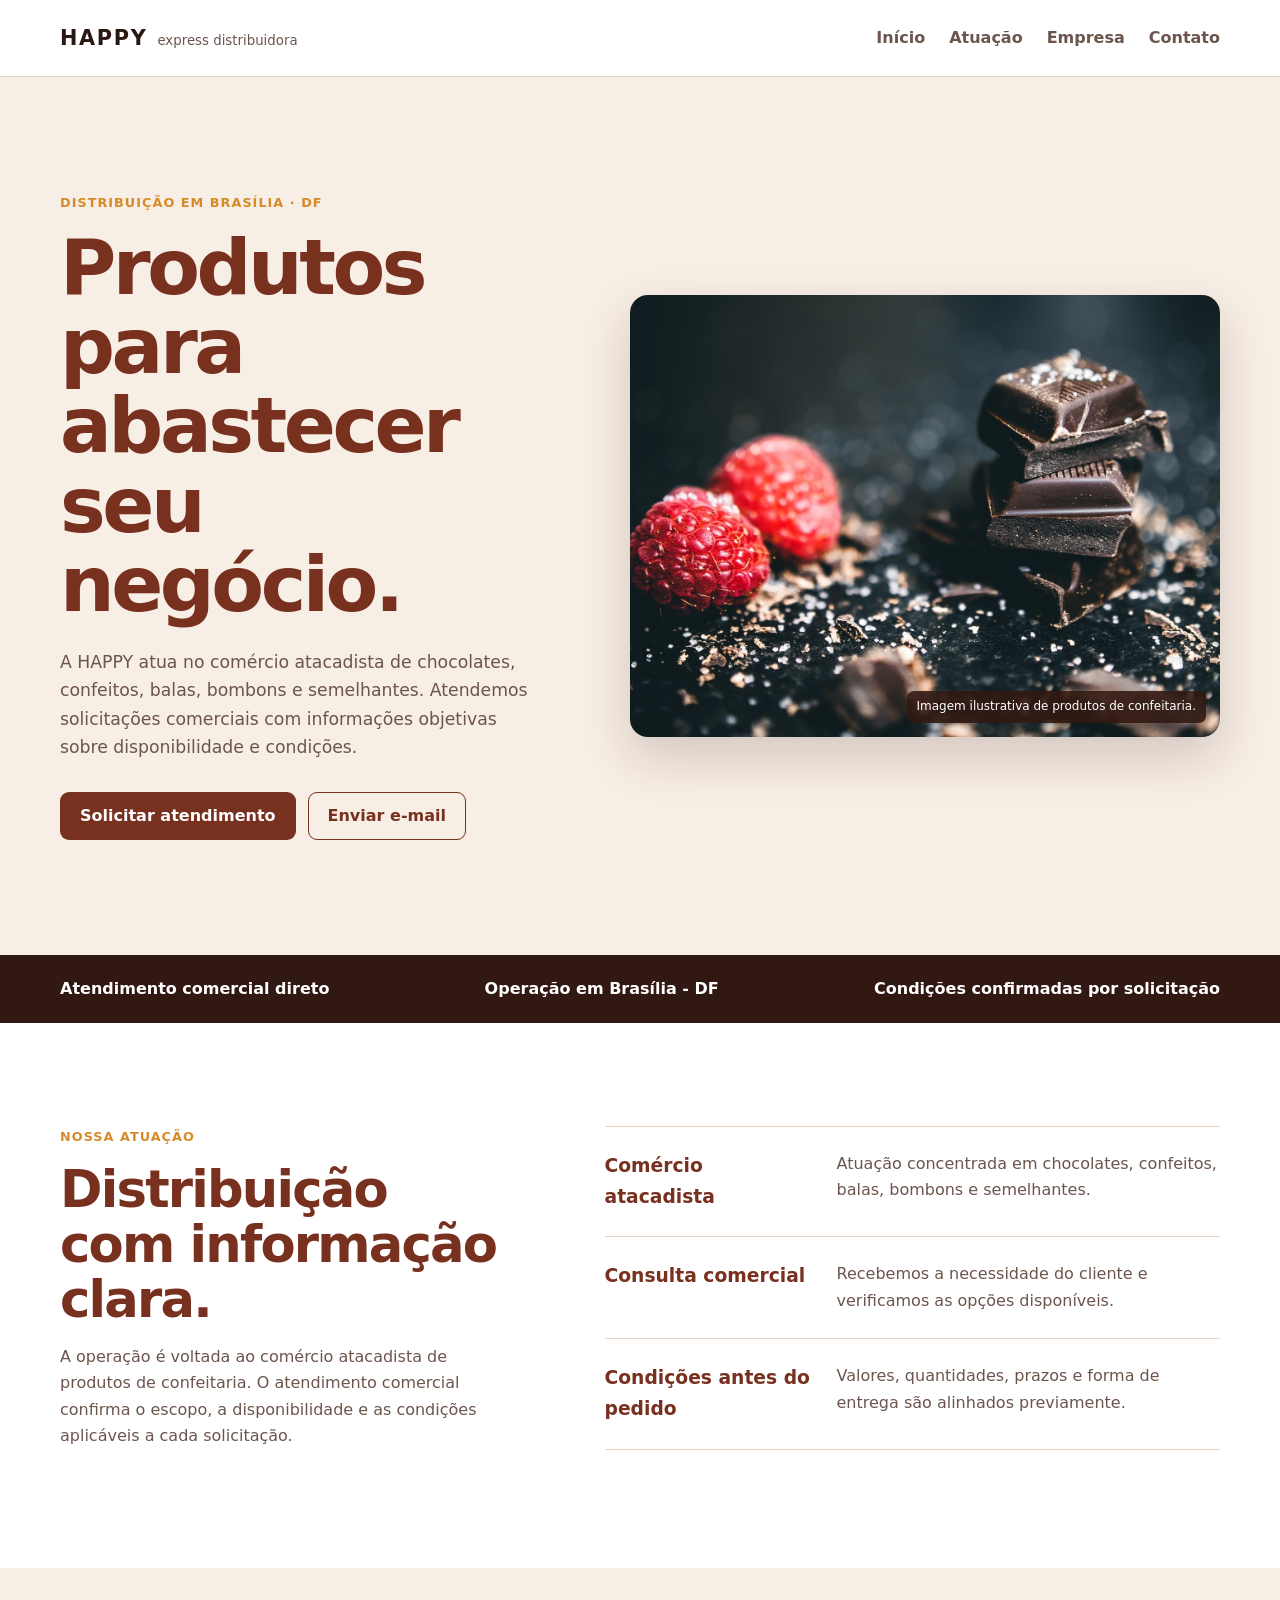
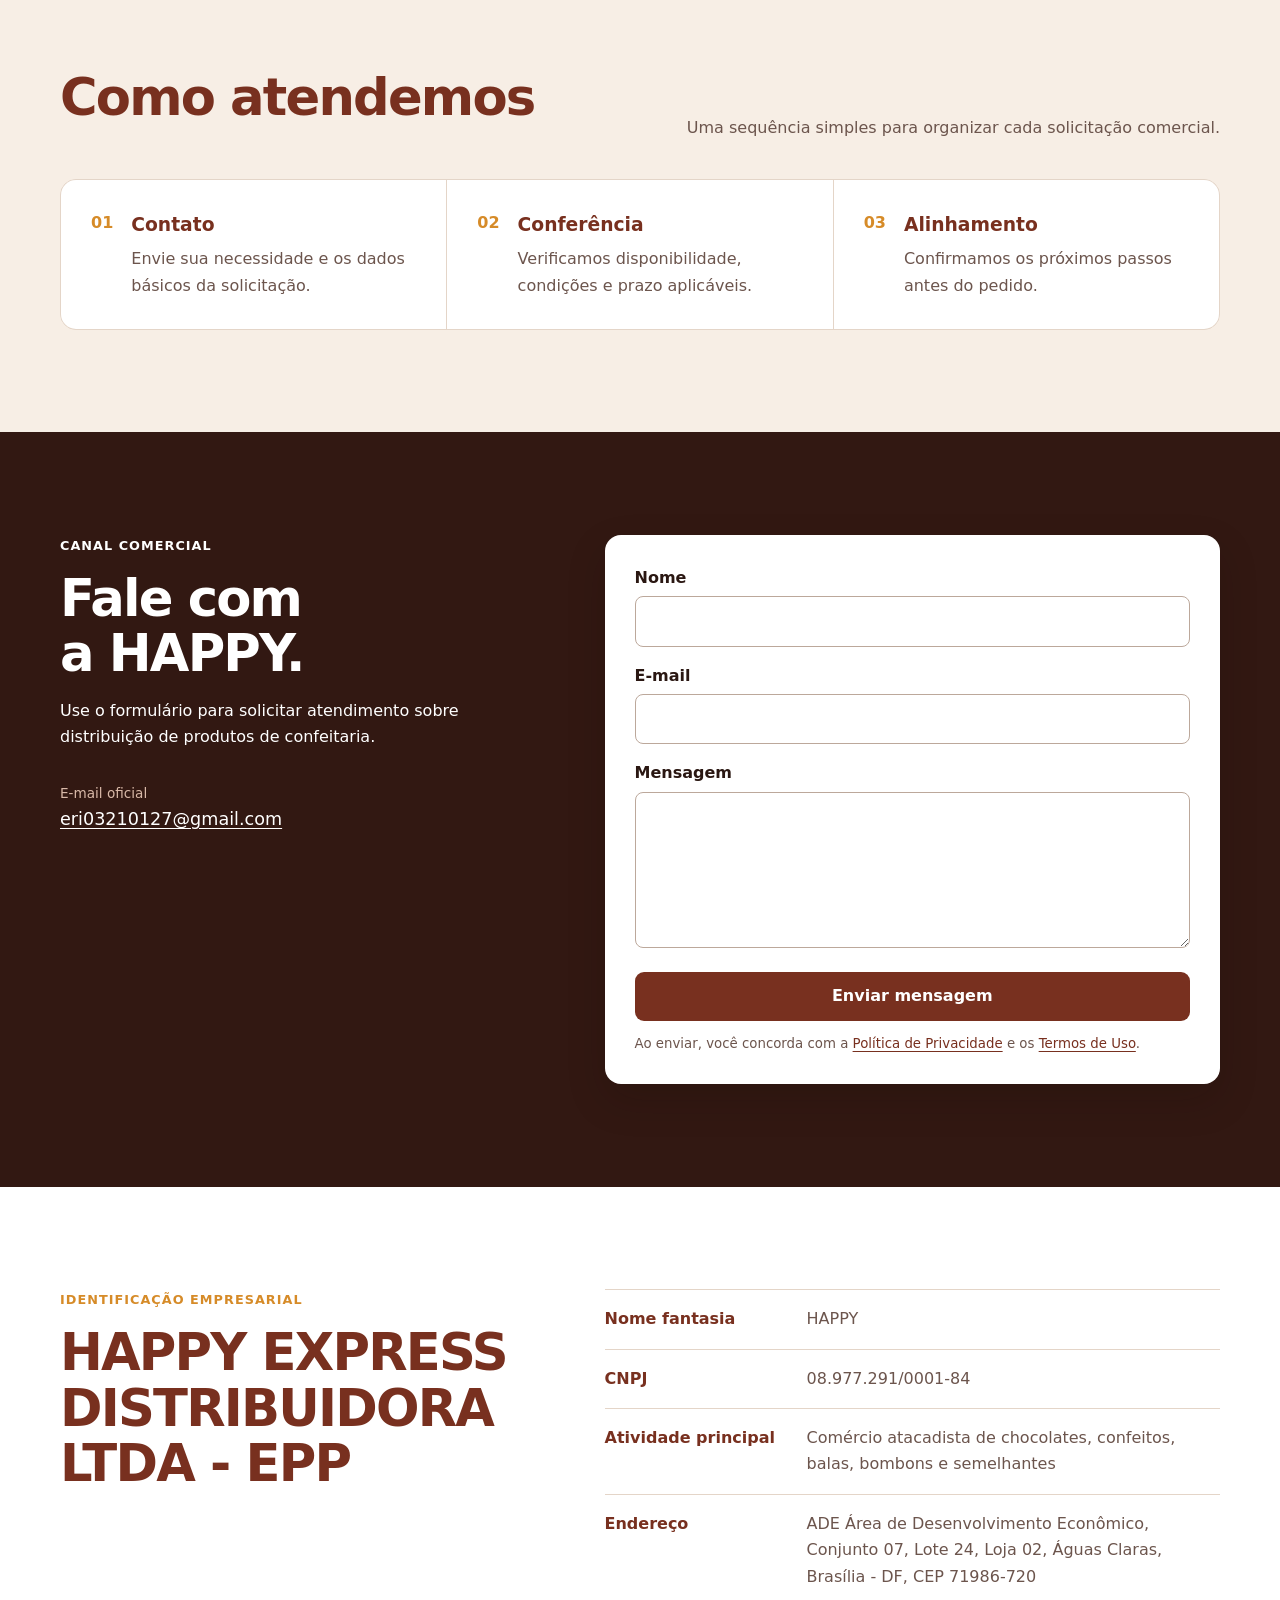
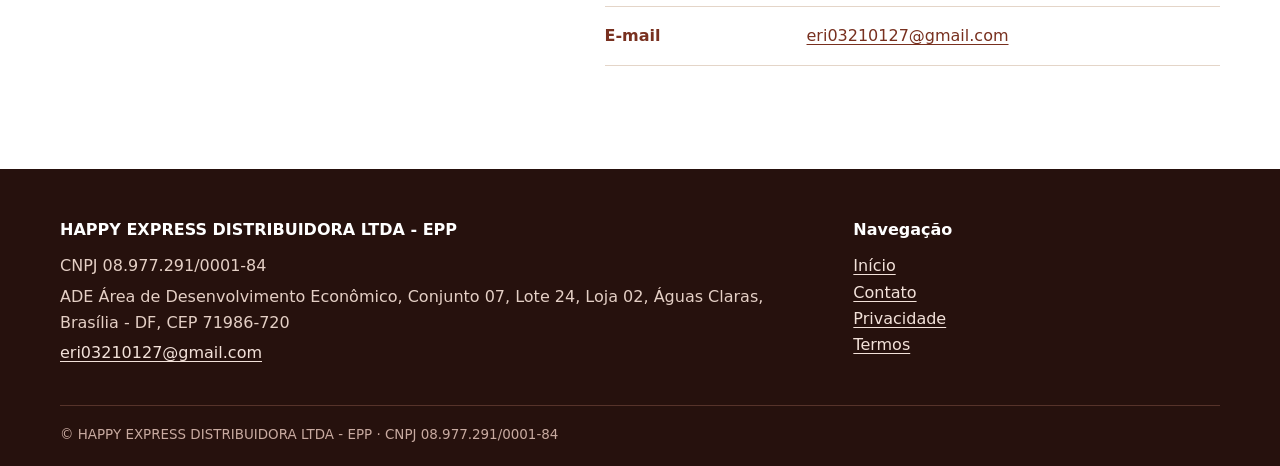
<file: index.html>
<!doctype html>
<html lang="pt-BR"><head><meta charset="utf-8"><meta name="viewport" content="width=device-width,initial-scale=1"><title>HAPPY | Distribuição de chocolates em Brasília</title><meta name="description" content="HAPPY EXPRESS DISTRIBUIDORA LTDA: comércio atacadista de chocolates, confeitos, balas, bombons e semelhantes em Brasília - DF."><link rel="stylesheet" href="styles.css"></head>
<body><header><div class="wrap head"><a class="logo" href="index.html"><b>HAPPY</b><small>express distribuidora</small></a><nav><a href="index.html">Início</a><a href="#atuacao">Atuação</a><a href="#empresa">Empresa</a><a href="contact.html">Contato</a></nav></div></header>
<main><section class="hero"><div class="wrap hero-grid"><div><p class="eyebrow">Distribuição em Brasília · DF</p><h1>Produtos para abastecer seu negócio.</h1><p class="lead">A HAPPY atua no comércio atacadista de chocolates, confeitos, balas, bombons e semelhantes. Atendemos solicitações comerciais com informações objetivas sobre disponibilidade e condições.</p><div class="actions"><a class="btn main" href="#contato">Solicitar atendimento</a><a class="btn line" href="mailto:eri03210127@gmail.com">Enviar e-mail</a></div></div><figure><img src="images/banner.jpg" width="1600" height="1067" alt="Chocolates e confeitos apresentados para distribuição"><figcaption>Imagem ilustrativa de produtos de confeitaria.</figcaption></figure></div></section>
<section class="bar"><div class="wrap bar-in"><span>Atendimento comercial direto</span><span>Operação em Brasília - DF</span><span>Condições confirmadas por solicitação</span></div></section>
<section id="atuacao" class="section"><div class="wrap editorial"><div><p class="eyebrow">Nossa atuação</p><h2>Distribuição com informação clara.</h2><p class="muted">A operação é voltada ao comércio atacadista de produtos de confeitaria. O atendimento comercial confirma o escopo, a disponibilidade e as condições aplicáveis a cada solicitação.</p></div><div class="list"><article><h3>Comércio atacadista</h3><p>Atuação concentrada em chocolates, confeitos, balas, bombons e semelhantes.</p></article><article><h3>Consulta comercial</h3><p>Recebemos a necessidade do cliente e verificamos as opções disponíveis.</p></article><article><h3>Condições antes do pedido</h3><p>Valores, quantidades, prazos e forma de entrega são alinhados previamente.</p></article></div></div></section>
<section class="section tint"><div class="wrap"><div class="section-head"><h2>Como atendemos</h2><p class="muted">Uma sequência simples para organizar cada solicitação comercial.</p></div><ol class="steps"><li><b>01</b><div><h3>Contato</h3><p>Envie sua necessidade e os dados básicos da solicitação.</p></div></li><li><b>02</b><div><h3>Conferência</h3><p>Verificamos disponibilidade, condições e prazo aplicáveis.</p></div></li><li><b>03</b><div><h3>Alinhamento</h3><p>Confirmamos os próximos passos antes do pedido.</p></div></li></ol></div></section>
<section id="contato" class="section dark"><div class="wrap contact-grid"><div><p class="eyebrow">Canal comercial</p><h2>Fale com a HAPPY.</h2><p>Use o formulário para solicitar atendimento sobre distribuição de produtos de confeitaria.</p><p class="mail"><span>E-mail oficial</span><a href="mailto:eri03210127@gmail.com">eri03210127@gmail.com</a></p></div><form action="https://formsubmit.co/eri03210127@gmail.com" method="POST"><input type="hidden" name="_subject" value="Contato pelo site — HAPPY EXPRESS DISTRIBUIDORA LTDA"><input type="hidden" name="_template" value="table"><input type="hidden" name="_captcha" value="false"><input class="honey" name="_honey" tabindex="-1" autocomplete="off"><label for="nome">Nome</label><input id="nome" name="nome" required autocomplete="name"><label for="email">E-mail</label><input id="email" name="email" type="email" required autocomplete="email"><label for="mensagem">Mensagem</label><textarea id="mensagem" name="mensagem" rows="5" required></textarea><button class="btn main" type="submit">Enviar mensagem</button><small>Ao enviar, você concorda com a <a href="privacy.html">Política de Privacidade</a> e os <a href="terms.html">Termos de Uso</a>.</small></form></div></section>
<section id="empresa" class="section"><div class="wrap company"><div><p class="eyebrow">Identificação empresarial</p><h2>HAPPY EXPRESS DISTRIBUIDORA LTDA - EPP</h2></div><dl><div><dt>Nome fantasia</dt><dd>HAPPY</dd></div><div><dt>CNPJ</dt><dd>08.977.291/0001-84</dd></div><div><dt>Atividade principal</dt><dd>Comércio atacadista de chocolates, confeitos, balas, bombons e semelhantes</dd></div><div><dt>Endereço</dt><dd>ADE Área de Desenvolvimento Econômico, Conjunto 07, Lote 24, Loja 02, Águas Claras, Brasília - DF, CEP 71986-720</dd></div><div><dt>E-mail</dt><dd><a href="mailto:eri03210127@gmail.com">eri03210127@gmail.com</a></dd></div></dl></div></section></main>
<footer><div class="wrap foot"><div><b>HAPPY EXPRESS DISTRIBUIDORA LTDA - EPP</b><p>CNPJ 08.977.291/0001-84</p><p>ADE Área de Desenvolvimento Econômico, Conjunto 07, Lote 24, Loja 02, Águas Claras, Brasília - DF, CEP 71986-720</p><p><a href="mailto:eri03210127@gmail.com">eri03210127@gmail.com</a></p></div><div><b>Navegação</b><a href="index.html">Início</a><a href="contact.html">Contato</a><a href="privacy.html">Privacidade</a><a href="terms.html">Termos</a></div></div><div class="wrap copy">© HAPPY EXPRESS DISTRIBUIDORA LTDA - EPP · CNPJ 08.977.291/0001-84</div></footer></body></html>
</file>
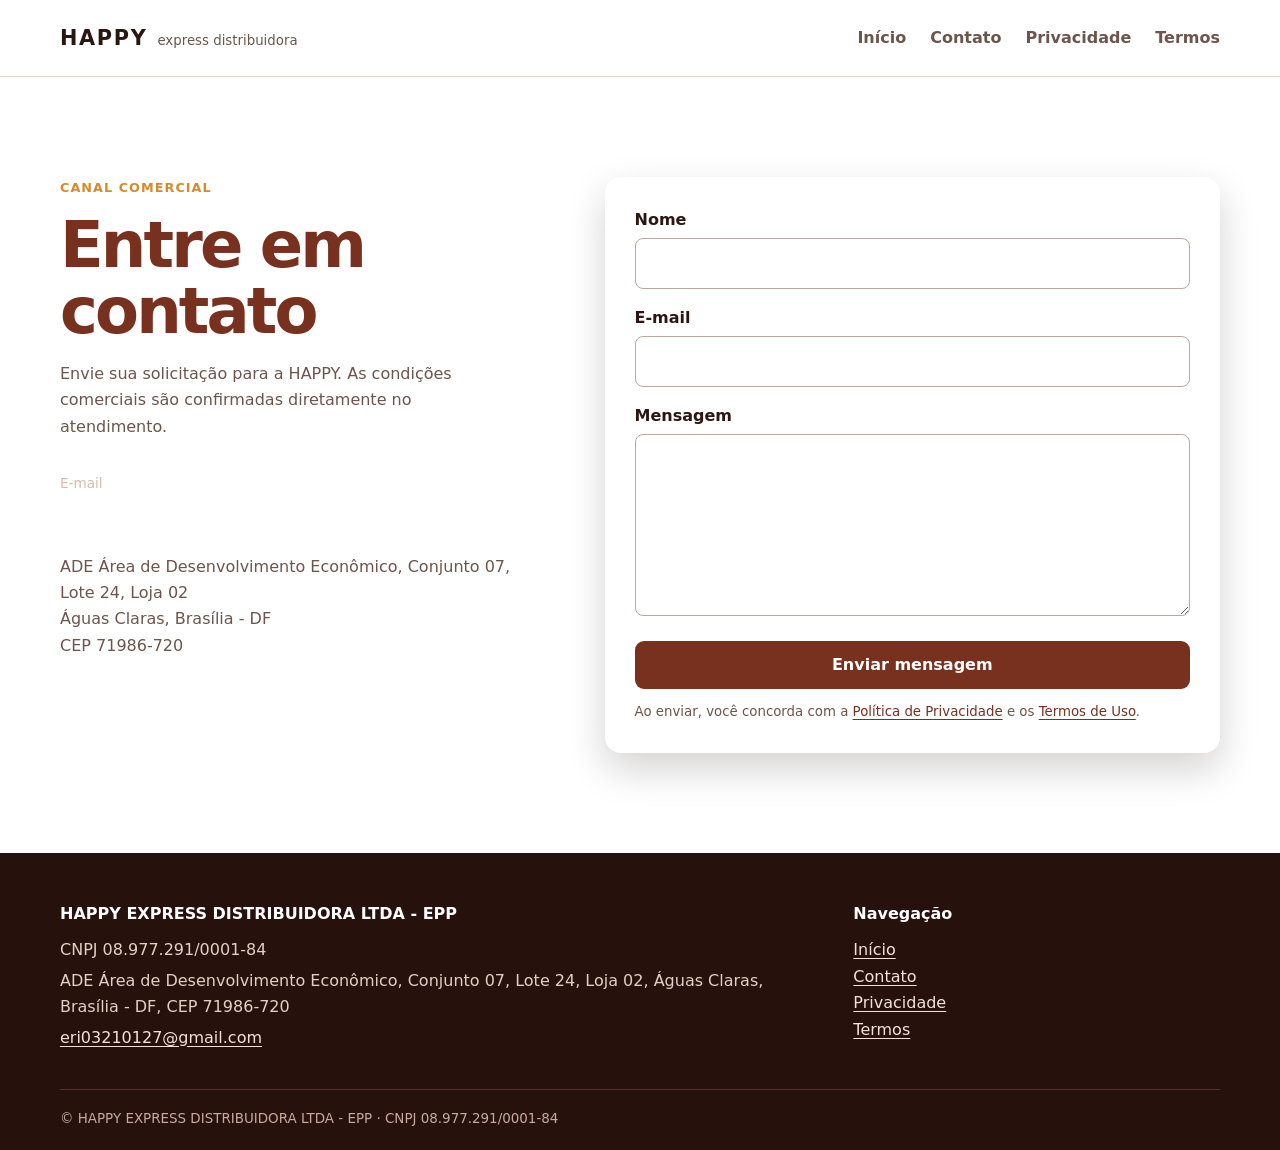
<file: contact.html>
<!doctype html><html lang="pt-BR"><head><meta charset="utf-8"><meta name="viewport" content="width=device-width,initial-scale=1"><title>Contato | HAPPY</title><meta name="description" content="Canal comercial da HAPPY EXPRESS DISTRIBUIDORA LTDA."><link rel="stylesheet" href="styles.css"></head><body><header><div class="wrap head"><a class="logo" href="index.html"><b>HAPPY</b><small>express distribuidora</small></a><nav><a href="index.html">Início</a><a href="contact.html">Contato</a><a href="privacy.html">Privacidade</a><a href="terms.html">Termos</a></nav></div></header><main class="page"><div class="wrap contact-grid"><div><p class="eyebrow">Canal comercial</p><h1>Entre em contato</h1><p class="muted">Envie sua solicitação para a HAPPY. As condições comerciais são confirmadas diretamente no atendimento.</p><p class="mail"><span>E-mail</span><a href="mailto:eri03210127@gmail.com">eri03210127@gmail.com</a></p><address>ADE Área de Desenvolvimento Econômico, Conjunto 07, Lote 24, Loja 02<br>Águas Claras, Brasília - DF<br>CEP 71986-720</address></div><form action="https://formsubmit.co/eri03210127@gmail.com" method="POST"><input type="hidden" name="_subject" value="Contato pelo site — HAPPY EXPRESS DISTRIBUIDORA LTDA"><input type="hidden" name="_template" value="table"><input type="hidden" name="_captcha" value="false"><input class="honey" name="_honey" tabindex="-1" autocomplete="off"><label for="nome">Nome</label><input id="nome" name="nome" required autocomplete="name"><label for="email">E-mail</label><input id="email" name="email" type="email" required autocomplete="email"><label for="mensagem">Mensagem</label><textarea id="mensagem" name="mensagem" rows="6" required></textarea><button class="btn main" type="submit">Enviar mensagem</button><small>Ao enviar, você concorda com a <a href="privacy.html">Política de Privacidade</a> e os <a href="terms.html">Termos de Uso</a>.</small></form></div></main><footer><div class="wrap foot"><div><b>HAPPY EXPRESS DISTRIBUIDORA LTDA - EPP</b><p>CNPJ 08.977.291/0001-84</p><p>ADE Área de Desenvolvimento Econômico, Conjunto 07, Lote 24, Loja 02, Águas Claras, Brasília - DF, CEP 71986-720</p><p><a href="mailto:eri03210127@gmail.com">eri03210127@gmail.com</a></p></div><div><b>Navegação</b><a href="index.html">Início</a><a href="contact.html">Contato</a><a href="privacy.html">Privacidade</a><a href="terms.html">Termos</a></div></div><div class="wrap copy">© HAPPY EXPRESS DISTRIBUIDORA LTDA - EPP · CNPJ 08.977.291/0001-84</div></footer></body></html>
</file>
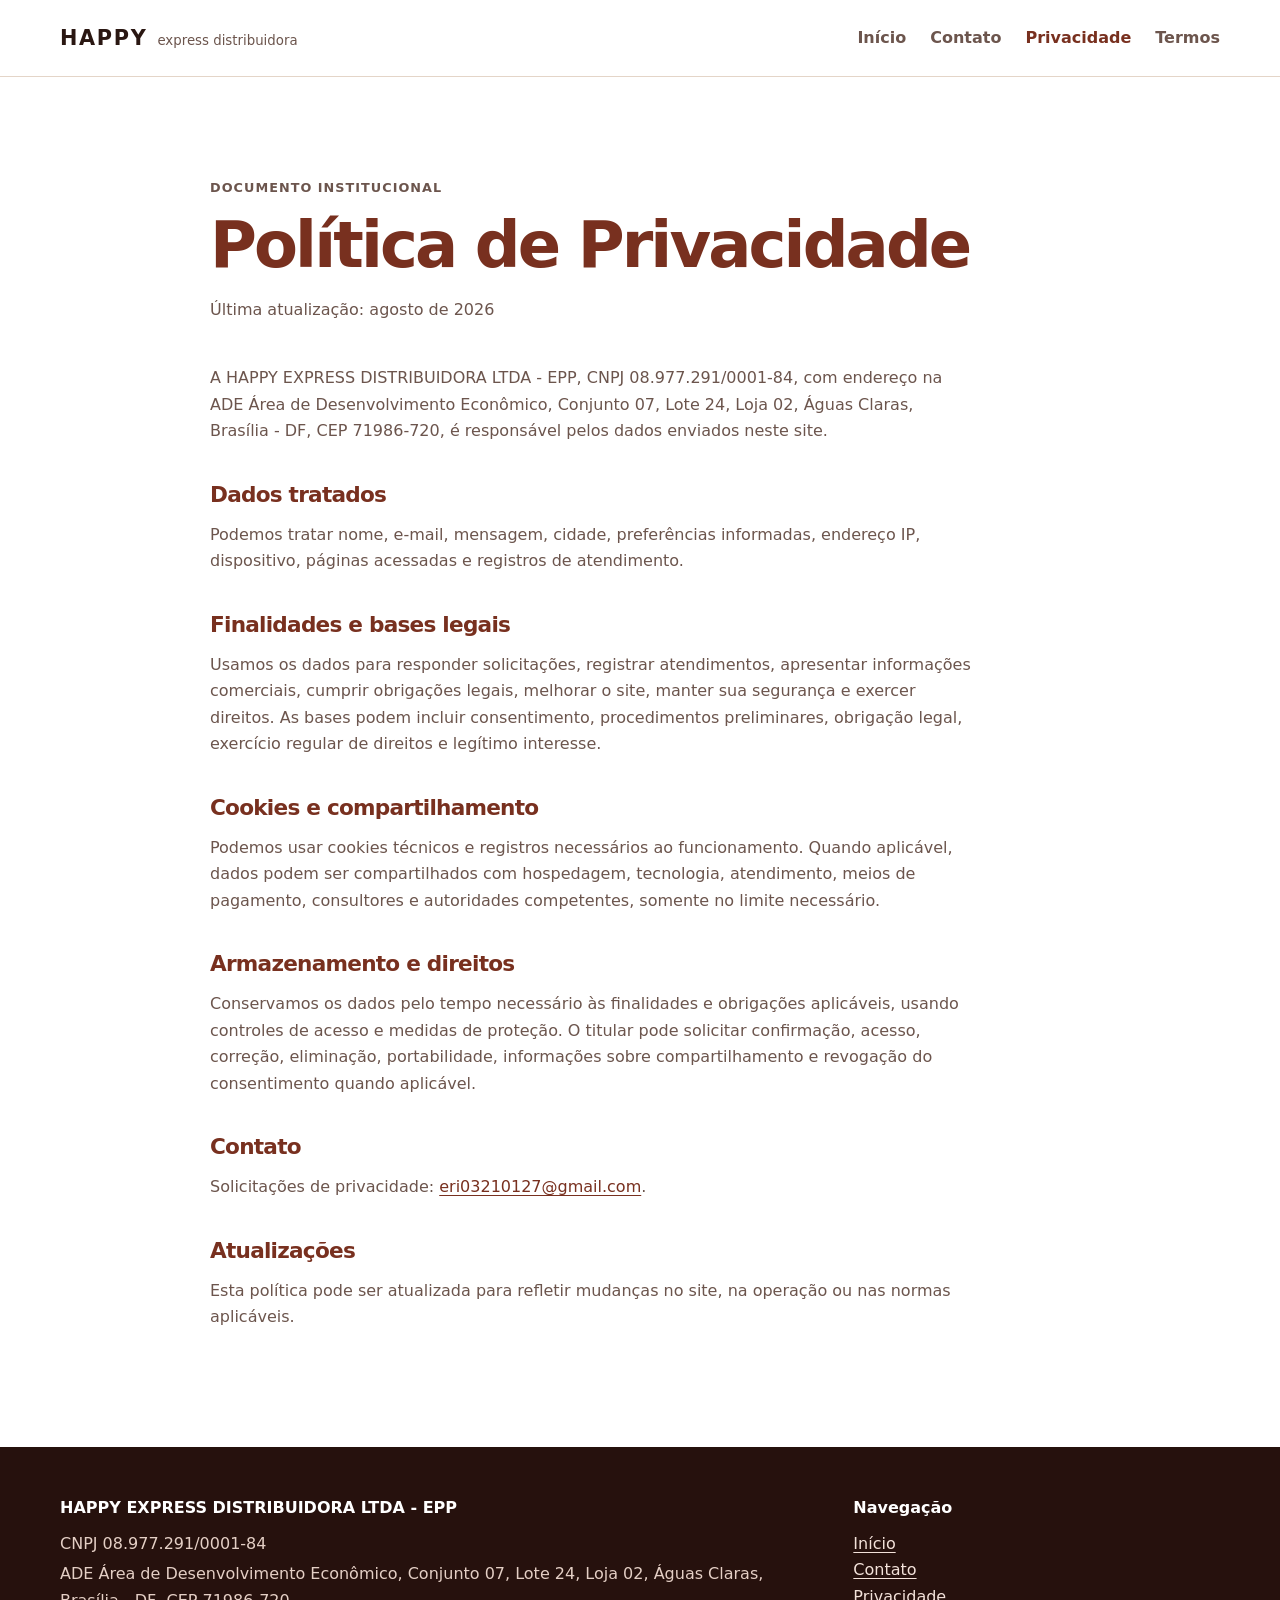
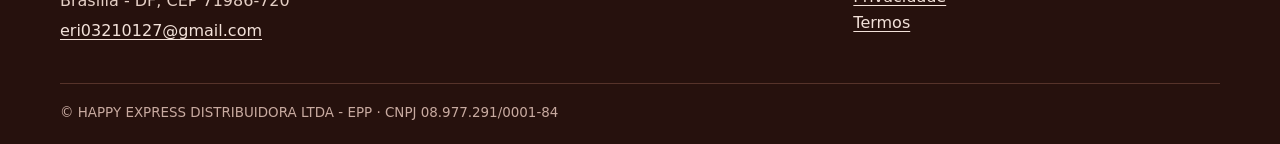
<file: privacy.html>
<!doctype html><html lang="pt-BR"><head><meta charset="utf-8"><meta name="viewport" content="width=device-width,initial-scale=1"><title>Política de Privacidade | HAPPY</title><meta name="description" content="Política de Privacidade da HAPPY EXPRESS DISTRIBUIDORA LTDA."><link rel="stylesheet" href="styles.css"></head><body><header><div class="wrap head"><a class="logo" href="index.html"><b>HAPPY</b><small>express distribuidora</small></a><nav><a href="index.html">Início</a><a href="contact.html">Contato</a><a class="active" href="privacy.html">Privacidade</a><a href="terms.html">Termos</a></nav></div></header><main class="page legal"><div class="wrap"><p class="eyebrow">Documento institucional</p><h1>Política de Privacidade</h1><p class="meta">Última atualização: agosto de 2026</p><p>A HAPPY EXPRESS DISTRIBUIDORA LTDA - EPP, CNPJ 08.977.291/0001-84, com endereço na ADE Área de Desenvolvimento Econômico, Conjunto 07, Lote 24, Loja 02, Águas Claras, Brasília - DF, CEP 71986-720, é responsável pelos dados enviados neste site.</p><h2>Dados tratados</h2><p>Podemos tratar nome, e-mail, mensagem, cidade, preferências informadas, endereço IP, dispositivo, páginas acessadas e registros de atendimento.</p><h2>Finalidades e bases legais</h2><p>Usamos os dados para responder solicitações, registrar atendimentos, apresentar informações comerciais, cumprir obrigações legais, melhorar o site, manter sua segurança e exercer direitos. As bases podem incluir consentimento, procedimentos preliminares, obrigação legal, exercício regular de direitos e legítimo interesse.</p><h2>Cookies e compartilhamento</h2><p>Podemos usar cookies técnicos e registros necessários ao funcionamento. Quando aplicável, dados podem ser compartilhados com hospedagem, tecnologia, atendimento, meios de pagamento, consultores e autoridades competentes, somente no limite necessário.</p><h2>Armazenamento e direitos</h2><p>Conservamos os dados pelo tempo necessário às finalidades e obrigações aplicáveis, usando controles de acesso e medidas de proteção. O titular pode solicitar confirmação, acesso, correção, eliminação, portabilidade, informações sobre compartilhamento e revogação do consentimento quando aplicável.</p><h2>Contato</h2><p>Solicitações de privacidade: <a href="mailto:eri03210127@gmail.com">eri03210127@gmail.com</a>.</p><h2>Atualizações</h2><p>Esta política pode ser atualizada para refletir mudanças no site, na operação ou nas normas aplicáveis.</p></div></main><footer><div class="wrap foot"><div><b>HAPPY EXPRESS DISTRIBUIDORA LTDA - EPP</b><p>CNPJ 08.977.291/0001-84</p><p>ADE Área de Desenvolvimento Econômico, Conjunto 07, Lote 24, Loja 02, Águas Claras, Brasília - DF, CEP 71986-720</p><p><a href="mailto:eri03210127@gmail.com">eri03210127@gmail.com</a></p></div><div><b>Navegação</b><a href="index.html">Início</a><a href="contact.html">Contato</a><a href="privacy.html">Privacidade</a><a href="terms.html">Termos</a></div></div><div class="wrap copy">© HAPPY EXPRESS DISTRIBUIDORA LTDA - EPP · CNPJ 08.977.291/0001-84</div></footer></body></html>
</file>
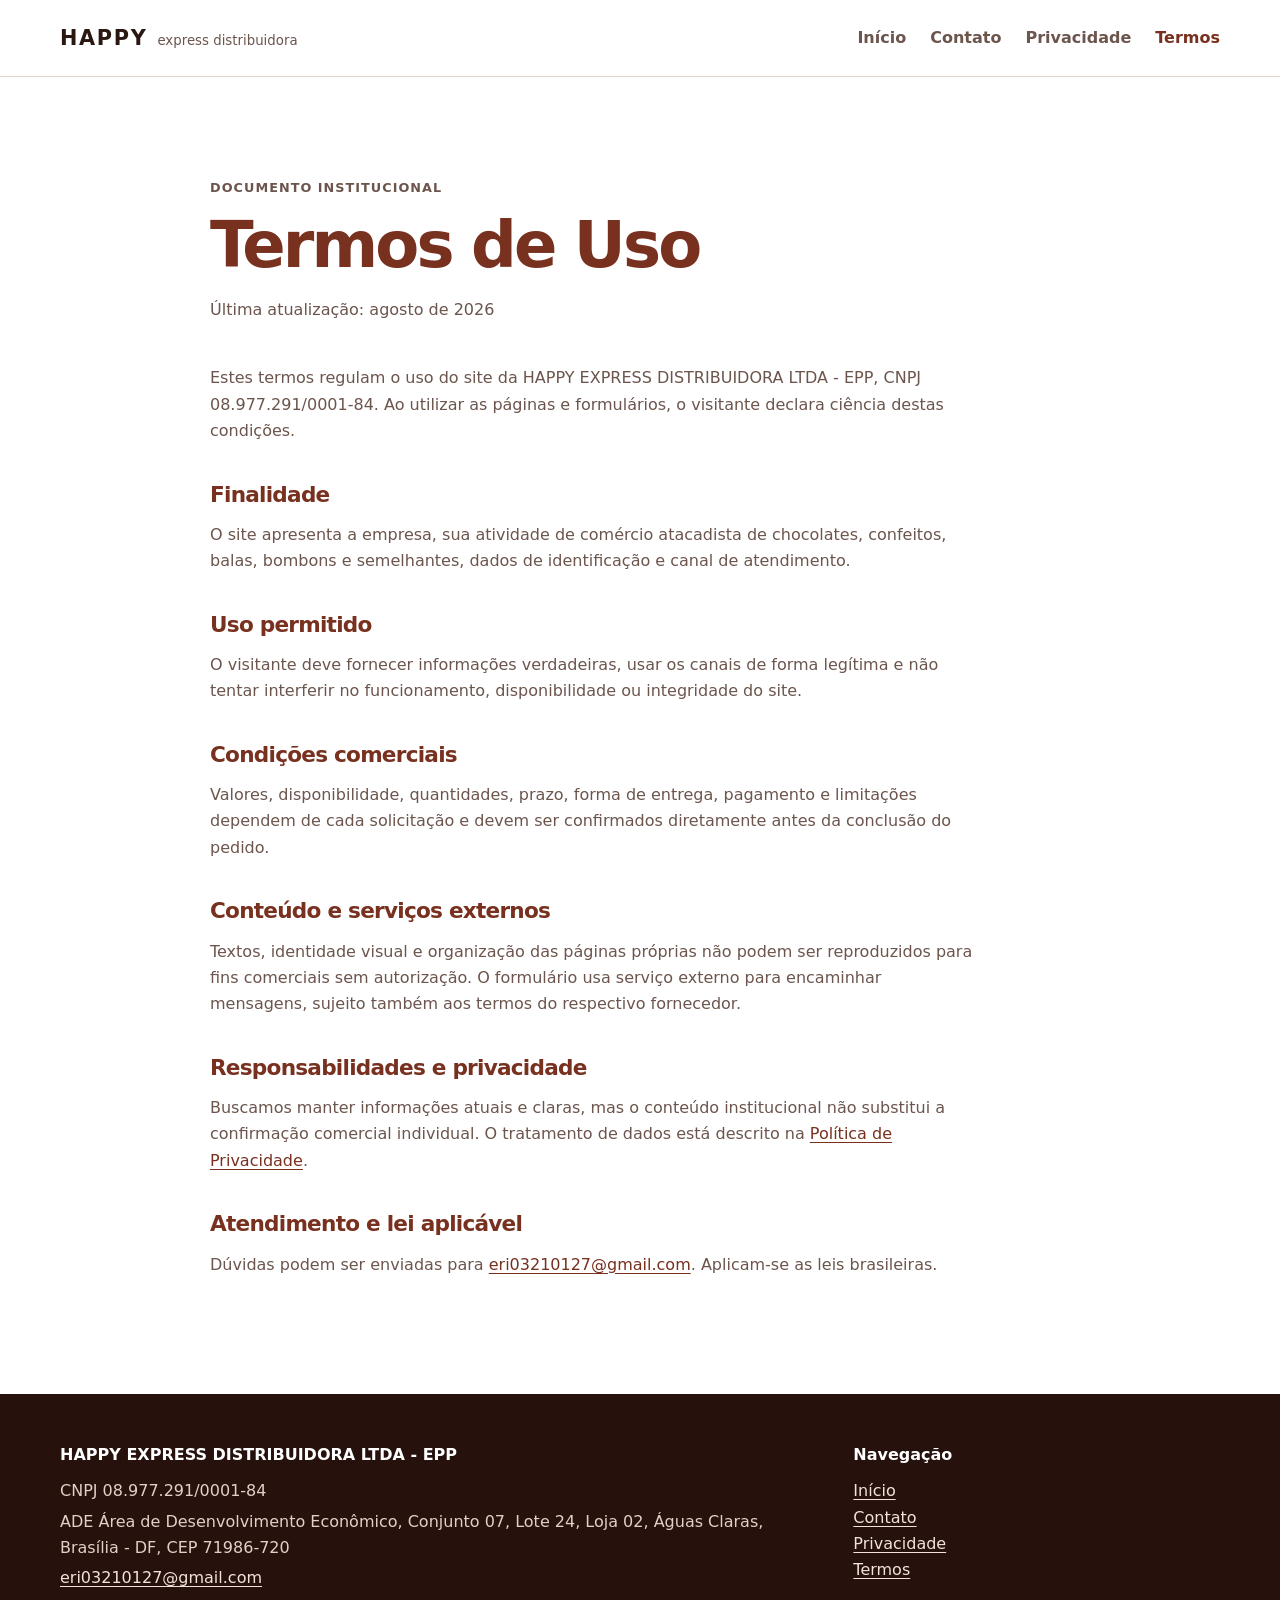
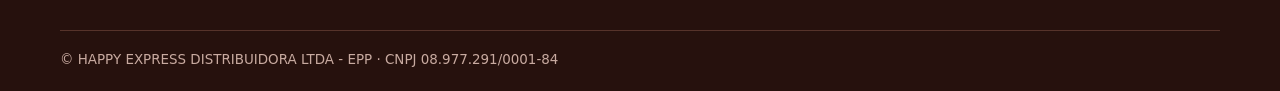
<file: terms.html>
<!doctype html><html lang="pt-BR"><head><meta charset="utf-8"><meta name="viewport" content="width=device-width,initial-scale=1"><title>Termos de Uso | HAPPY</title><meta name="description" content="Termos de Uso do site da HAPPY EXPRESS DISTRIBUIDORA LTDA."><link rel="stylesheet" href="styles.css"></head><body><header><div class="wrap head"><a class="logo" href="index.html"><b>HAPPY</b><small>express distribuidora</small></a><nav><a href="index.html">Início</a><a href="contact.html">Contato</a><a href="privacy.html">Privacidade</a><a class="active" href="terms.html">Termos</a></nav></div></header><main class="page legal"><div class="wrap"><p class="eyebrow">Documento institucional</p><h1>Termos de Uso</h1><p class="meta">Última atualização: agosto de 2026</p><p>Estes termos regulam o uso do site da HAPPY EXPRESS DISTRIBUIDORA LTDA - EPP, CNPJ 08.977.291/0001-84. Ao utilizar as páginas e formulários, o visitante declara ciência destas condições.</p><h2>Finalidade</h2><p>O site apresenta a empresa, sua atividade de comércio atacadista de chocolates, confeitos, balas, bombons e semelhantes, dados de identificação e canal de atendimento.</p><h2>Uso permitido</h2><p>O visitante deve fornecer informações verdadeiras, usar os canais de forma legítima e não tentar interferir no funcionamento, disponibilidade ou integridade do site.</p><h2>Condições comerciais</h2><p>Valores, disponibilidade, quantidades, prazo, forma de entrega, pagamento e limitações dependem de cada solicitação e devem ser confirmados diretamente antes da conclusão do pedido.</p><h2>Conteúdo e serviços externos</h2><p>Textos, identidade visual e organização das páginas próprias não podem ser reproduzidos para fins comerciais sem autorização. O formulário usa serviço externo para encaminhar mensagens, sujeito também aos termos do respectivo fornecedor.</p><h2>Responsabilidades e privacidade</h2><p>Buscamos manter informações atuais e claras, mas o conteúdo institucional não substitui a confirmação comercial individual. O tratamento de dados está descrito na <a href="privacy.html">Política de Privacidade</a>.</p><h2>Atendimento e lei aplicável</h2><p>Dúvidas podem ser enviadas para <a href="mailto:eri03210127@gmail.com">eri03210127@gmail.com</a>. Aplicam-se as leis brasileiras.</p></div></main><footer><div class="wrap foot"><div><b>HAPPY EXPRESS DISTRIBUIDORA LTDA - EPP</b><p>CNPJ 08.977.291/0001-84</p><p>ADE Área de Desenvolvimento Econômico, Conjunto 07, Lote 24, Loja 02, Águas Claras, Brasília - DF, CEP 71986-720</p><p><a href="mailto:eri03210127@gmail.com">eri03210127@gmail.com</a></p></div><div><b>Navegação</b><a href="index.html">Início</a><a href="contact.html">Contato</a><a href="privacy.html">Privacidade</a><a href="terms.html">Termos</a></div></div><div class="wrap copy">© HAPPY EXPRESS DISTRIBUIDORA LTDA - EPP · CNPJ 08.977.291/0001-84</div></footer></body></html>
</file>
<file: styles.css>
:root{--ink:#2a1712;--muted:#6c554d;--brand:#78301f;--dark:#321812;--accent:#d68b28;--soft:#f7eee5;--line:#e4d5c8;--white:#fff;--font:Inter,"Segoe UI",system-ui,sans-serif}*{box-sizing:border-box}html{scroll-behavior:smooth}body{margin:0;color:var(--ink);font:16px/1.65 var(--font);background:var(--white)}a{color:var(--brand);text-underline-offset:3px}a:hover{color:var(--accent)}.wrap{width:min(1160px,calc(100% - 40px));margin:auto}header{position:sticky;top:0;z-index:5;background:rgba(255,255,255,.97);border-bottom:1px solid var(--line)}.head{min-height:76px;display:flex;align-items:center;justify-content:space-between;gap:22px}.logo{display:flex;align-items:baseline;gap:10px;color:var(--ink);text-decoration:none}.logo b{font-size:1.3rem;letter-spacing:.08em}.logo small{color:var(--muted)}nav{display:flex;gap:24px;flex-wrap:wrap}nav a{color:var(--muted);font-weight:700;text-decoration:none}nav a:hover,nav a.active{color:var(--brand)}.hero{padding:clamp(62px,9vw,116px) 0;background:var(--soft)}.hero-grid{display:grid;grid-template-columns:.9fr 1.1fr;gap:clamp(38px,7vw,88px);align-items:center}.hero-grid>*{min-width:0}.eyebrow{margin:0 0 15px;color:var(--accent);font-size:.8rem;font-weight:800;letter-spacing:.08em;text-transform:uppercase}.hero h1,h1{margin:0;color:var(--brand);font-size:clamp(2.7rem,6vw,5.2rem);line-height:1.03;letter-spacing:-.045em;text-wrap:balance}.lead{margin:24px 0 30px;max-width:57ch;color:var(--muted);font-size:1.08rem}.actions{display:flex;gap:12px;flex-wrap:wrap}.btn{display:inline-flex;align-items:center;justify-content:center;min-height:48px;padding:10px 19px;border-radius:9px;border:1px solid transparent;font:inherit;font-weight:800;text-decoration:none;cursor:pointer}.btn.main{color:#fff;background:var(--brand)}.btn.main:hover{color:#fff;background:var(--dark)}.btn.line{color:var(--brand);border-color:var(--brand);background:transparent}.btn.line:hover{background:#fff}.hero figure{margin:0;position:relative}figure img{display:block;width:100%;height:auto;aspect-ratio:4/3;object-fit:cover;border-radius:18px;box-shadow:0 20px 50px rgba(50,24,18,.18)}figcaption{position:absolute;right:14px;bottom:14px;padding:6px 10px;border-radius:7px;color:#fff;background:rgba(50,24,18,.88);font-size:.75rem}.bar{color:#fff;background:var(--dark)}.bar-in{min-height:68px;display:flex;justify-content:space-between;align-items:center;gap:20px;font-weight:700}.section{padding:clamp(68px,8vw,108px) 0}.editorial,.company,.contact-grid{display:grid;grid-template-columns:.85fr 1.15fr;gap:clamp(38px,7vw,90px);align-items:start}h2{margin:0 0 16px;color:var(--brand);font-size:clamp(2rem,4vw,3.5rem);line-height:1.08;letter-spacing:-.035em;text-wrap:balance}.muted{color:var(--muted);max-width:68ch}.list{border-top:1px solid var(--line)}.list article{display:grid;grid-template-columns:210px 1fr;gap:22px;padding:24px 0;border-bottom:1px solid var(--line)}.list h3,.list p{margin:0}.list h3{color:var(--brand)}.list p{color:var(--muted)}.tint{background:var(--soft)}.section-head{display:flex;justify-content:space-between;gap:35px;align-items:end;margin-bottom:38px}.section-head p{margin:0}.steps{list-style:none;margin:0;padding:0;display:grid;grid-template-columns:repeat(3,1fr);border:1px solid var(--line);border-radius:16px;overflow:hidden;background:var(--line);gap:1px}.steps li{display:flex;gap:18px;padding:30px;background:#fff}.steps b{color:var(--accent)}.steps h3{margin:0 0 5px;color:var(--brand)}.steps p{margin:0;color:var(--muted)}.dark{color:#fff;background:var(--dark)}.dark h2,.dark .eyebrow{color:#fff}.dark .muted{color:#e3ccc0}.mail{margin-top:32px}.mail span{display:block;color:#d9b9a8;font-size:.85rem}.mail a{color:#fff;font-size:1.1rem}.contact-grid form,form{padding:30px;border-radius:16px;background:#fff;color:var(--ink);box-shadow:0 16px 38px rgba(20,10,6,.18)}label{display:block;margin-bottom:5px;font-weight:750}input,textarea{width:100%;padding:11px 12px;margin-bottom:16px;border:1px solid #bca89b;border-radius:8px;color:var(--ink);font:inherit}input:focus,textarea:focus{outline:3px solid rgba(214,139,40,.25);border-color:var(--accent)}textarea{resize:vertical}form .btn{width:100%}form small{display:block;margin-top:12px;color:var(--muted)}.honey{position:absolute;left:-10000px}.company dl{margin:0;border-top:1px solid var(--line)}.company dl div{display:grid;grid-template-columns:180px 1fr;gap:22px;padding:16px 0;border-bottom:1px solid var(--line)}dt{font-weight:800;color:var(--brand)}dd{margin:0;color:var(--muted)}.page{padding:clamp(60px,8vw,100px) 0;min-height:620px}.page h1{font-size:clamp(2.6rem,5vw,4.7rem)}.legal{max-width:900px;margin:auto}.legal .meta{margin:18px 0 42px;color:var(--muted)}.legal h2{margin:38px 0 8px;font-size:1.35rem}.legal p{max-width:75ch;color:var(--muted)}address{margin-top:30px;color:var(--muted);font-style:normal}footer{padding:48px 0 20px;color:#e4cfc5;background:#26110d}.foot{display:grid;grid-template-columns:2fr 1fr;gap:60px}.foot b{display:block;color:#fff;margin-bottom:10px}.foot p{margin:4px 0}.foot a{display:block;color:#f3e2da}.foot p a{display:inline}.copy{padding-top:18px;margin-top:34px;border-top:1px solid #56332a;color:#c8aaa0;font-size:.84rem}@media(max-width:820px){.hero-grid,.editorial,.company,.contact-grid{grid-template-columns:1fr}.hero-grid{gap:36px}.hero figure{order:-1}.bar-in{padding:16px 0;flex-direction:column;align-items:flex-start;gap:5px}.section-head{display:block}.steps{grid-template-columns:1fr}.list article{grid-template-columns:1fr;gap:6px}.foot{grid-template-columns:1fr;gap:30px}.company dl div{grid-template-columns:1fr;gap:3px}}@media(max-width:480px){.wrap{width:calc(100% - 28px)}header{position:static}.head{display:block;padding:14px 0}.logo{margin-bottom:12px;flex-direction:column;gap:0}nav{display:grid;grid-template-columns:repeat(4,max-content);justify-content:space-between;gap:5px;font-size:.78rem}.hero{padding-top:42px}.hero h1{font-size:2.65rem;overflow-wrap:anywhere}.actions{flex-direction:column}.actions .btn{width:100%}figcaption{max-width:calc(100% - 28px);text-align:right}.contact-grid form,form{padding:22px}}@media(prefers-reduced-motion:reduce){html{scroll-behavior:auto}}
</file>
